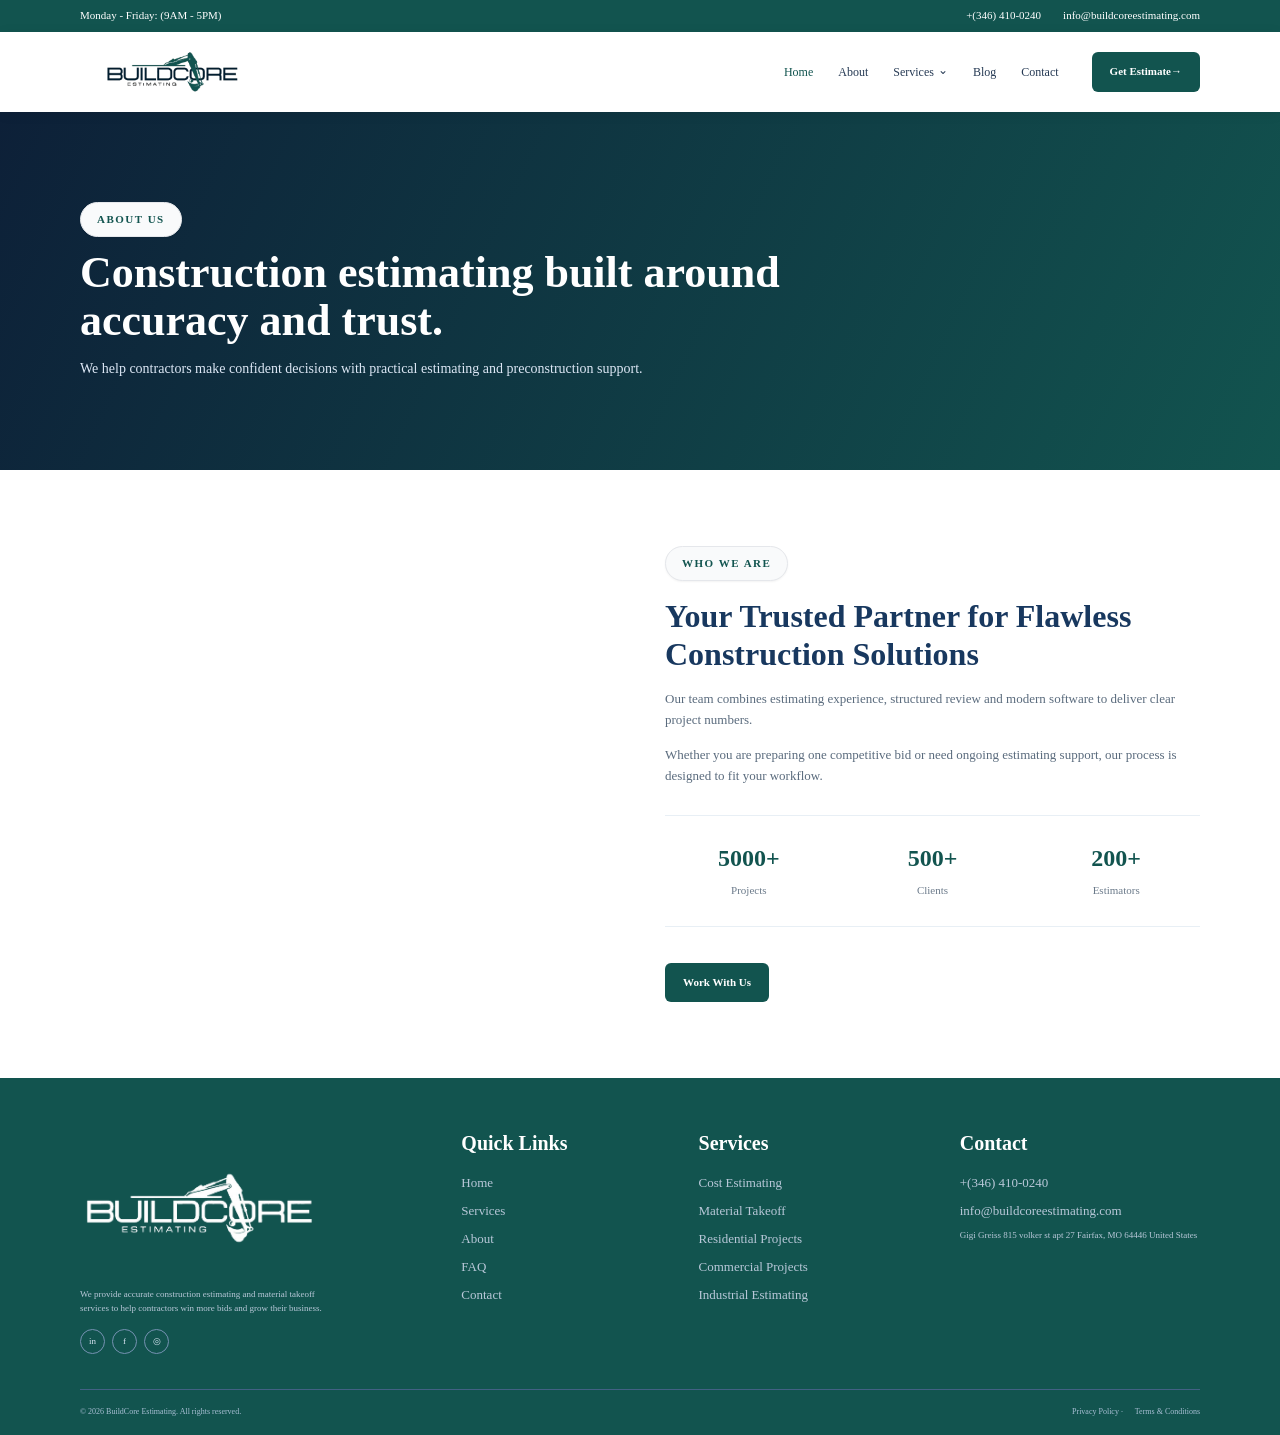
<file: about.html>
<!doctype html>
<html lang="en">
  <head>
    <meta charset="UTF-8" />
    <meta name="viewport" content="width=device-width, initial-scale=1.0" />
    <title>About | Pacific Sunshine</title>
     <link rel="icon" href="assets/logoo.png" type="image/png" />
    <link rel="preconnect" href="https://fonts.googleapis.com" />
    <link rel="preconnect" href="https://fonts.gstatic.com" crossorigin />
    <link
      href="https://fonts.googleapis.com/css2?family=Inter:wght@400;500;600;700;800&display=swap"
      rel="stylesheet"
    />
    <link rel="stylesheet" href="css/style.css" />
  </head>
  <body>
    <div class="topbar">
      <div class="container topbar-inner">
        <span>Monday - Friday: (9AM - 5PM)</span>
        <div class="top-contact">
          <a href="tel:+17272022457">+(346) 410-0240</a
          ><a href="mailto:info@buildcoreestimating.com">info@buildcoreestimating.com</a>
        </div>
      </div>
    </div>
   <header class="header" id="header">
    <div class="container nav-wrap">
      <a class="brand" href="index.html" aria-label="Pacific Sunshine home">
     <img src="assets/logoo.png" alt="BuildCore Estimating Logo" class="brand-logo">
      </a>

      <button class="menu-toggle" id="menuToggle" aria-label="Open menu">☰</button>

      <nav class="nav" id="mainNav">
        <a class="active" href="index.html">Home</a>
        <a href="about.html">About</a>
        <div class="nav-dropdown">
          <a href="services.html">Services <span>⌄</span></a>
          <div class="dropdown-menu">
            <a href="services.html#estimating">Construction Estimating</a>
            <a href="services.html#takeoff">Quantity Takeoff</a>
            <a href="services.html#bid">Bid Preparation</a>
            <a href="services.html#management">Project Management</a>
            <a href="services.html#cost">Cost Control</a>
            <a href="services.html#consultation">Consultation</a>
          </div>
        </div>
        <a href="#faq">Blog</a>
        <a href="contact.html">Contact</a>
      </nav>

      <a class="btn btn-small" href="contact.html">Get Estimate <span>→</span></a>
    </div>
  </header>
    <main>
      <section class="page-hero">
        <div class="container">
          <span class="section-tag light">About Us</span>
          <h1>Construction estimating built around accuracy and trust.</h1>
          <p>
            We help contractors make confident decisions with practical
            estimating and preconstruction support.
          </p>
        </div>
      </section>
      <section class="section">
        <div class="container about-grid">
          <div class="about-visual">
            <div class="photo photo-main"></div>
            <div class="photo photo-small"></div>
          </div>
          <div class="about-copy">
            <span class="section-tag">Who We Are</span>
            <h2>Your Trusted Partner for Flawless Construction Solutions</h2>
            <p>
              Our team combines estimating experience, structured review and
              modern software to deliver clear project numbers.
            </p>
            <p>
              Whether you are preparing one competitive bid or need ongoing
              estimating support, our process is designed to fit your workflow.
            </p>
            <div class="stats">
              <div><strong>5000+</strong><span>Projects</span></div>
              <div><strong>500+</strong><span>Clients</span></div>
              <div><strong>200+</strong><span>Estimators</span></div>
            </div>
            <a class="btn" href="contact.html">Work With Us</a>
          </div>
        </div>
      </section>
    </main>
  <footer class="footer">
    <div class="container footer-grid">
      <div>
        <a class="" href="index.html">
        <img src="assets/footer2.png" alt="BuildCore Estimating Logo" class="footer-logo">
        </a>
        <p>We provide accurate construction estimating and material takeoff services to help contractors win more bids and grow their business.</p>
        <div class="socials"><a href="#">in</a><a href="#">f</a><a href="#">◎</a></div>
      </div>
      <div><h4>Quick Links</h4><a href="index.html">Home</a><a href="services.html">Services</a><a href="about.html">About</a><a href="#faq">FAQ</a><a href="contact.html">Contact</a></div>
      <div><h4>Services</h4><a href="services.html#estimating">Cost Estimating</a><a href="services.html#takeoff">Material Takeoff</a><a href="services.html#estimating">Residential Projects</a><a href="services.html#estimating">Commercial Projects</a><a href="services.html#estimating">Industrial Estimating</a></div>
      <div><h4>Contact</h4><a href="tel:+17272022457">+(346) 410-0240</a><a href="mailto:info@buildcoreestimating.com">info@buildcoreestimating.com</a><p>Gigi Greiss
815 volker st  apt 27
Fairfax, MO 64446
United States</p></div>
    </div>
    <div class="container footer-bottom"><span>© 2026 BuildCore Estimating. All rights reserved.</span><span><a href="#">Privacy Policy</a> · <a href="#">Terms & Conditions</a></span></div>
  </footer>
    <script src="js/script.js"></script>
  </body>
</html>
</file>
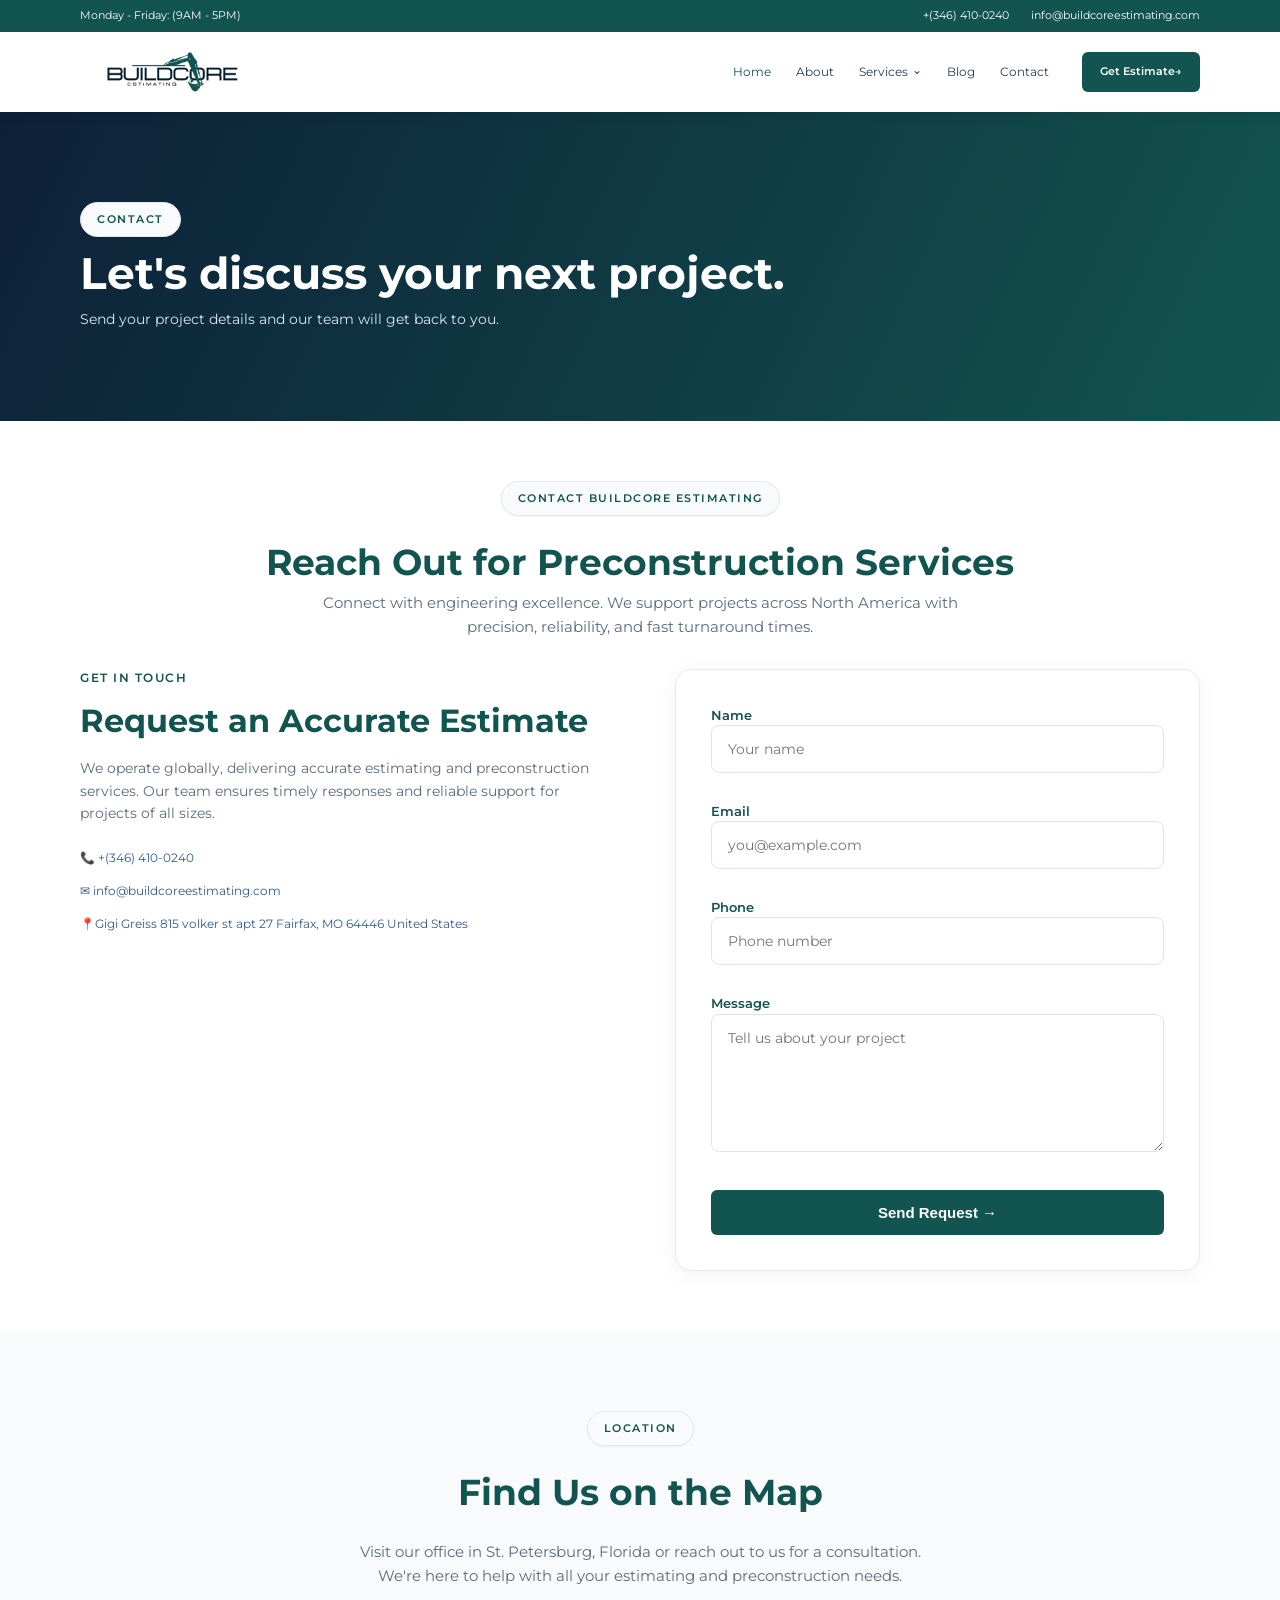
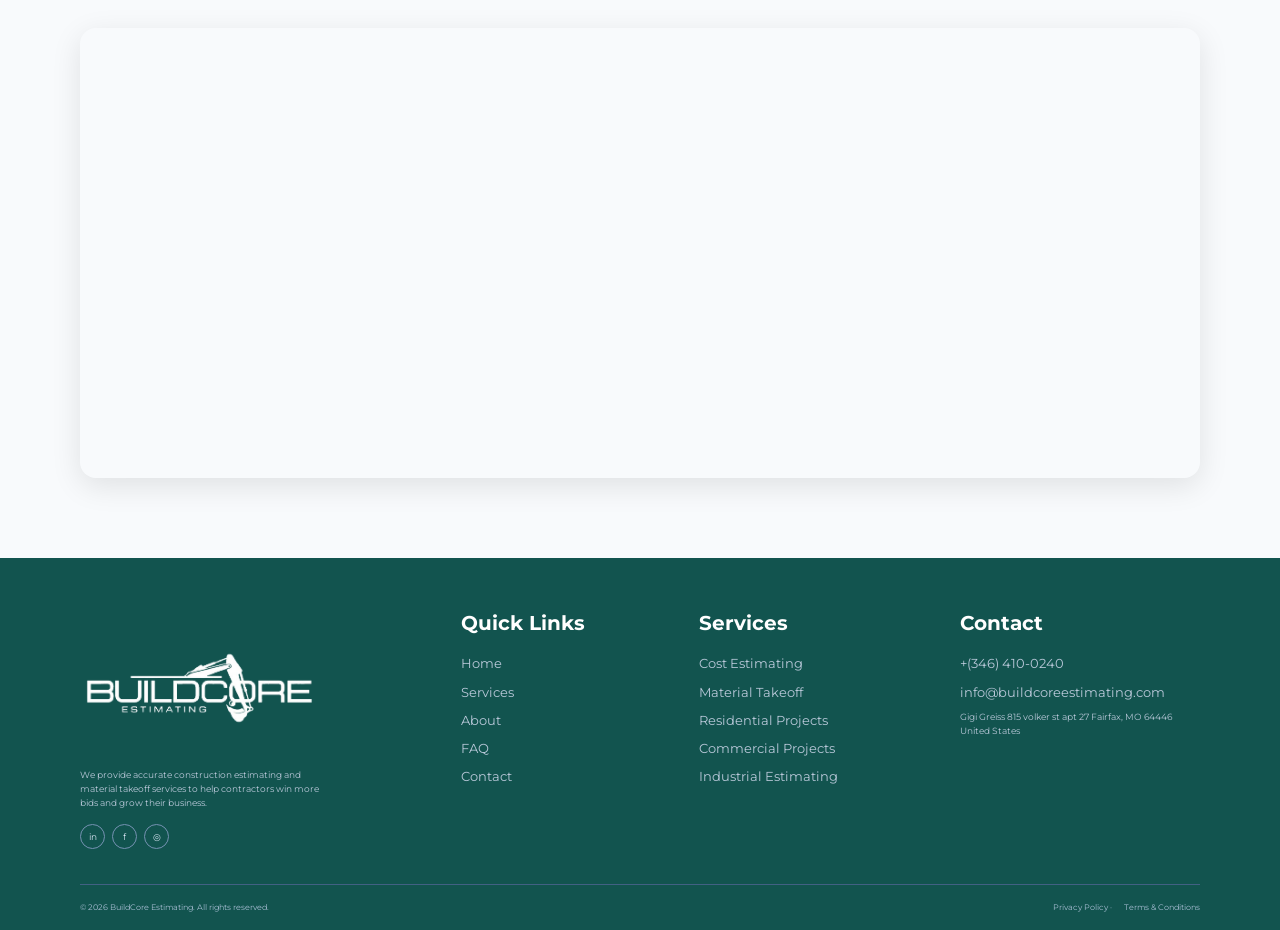
<file: contact.html>
<!doctype html>
<html lang="en">
  <head>
    <meta charset="UTF-8" />
    <meta name="viewport" content="width=device-width, initial-scale=1.0" />
    <title>Contact | Pacific Sunshine</title>
    <link rel="icon" href="assets/logoo.png" type="image/png" />
    <link rel="preconnect" href="https://fonts.googleapis.com" />
    <link rel="preconnect" href="https://fonts.gstatic.com" crossorigin />
  <link href="https://fonts.googleapis.com/css2?family=Montserrat:wght@400;500;600;700;800&display=swap" rel="stylesheet">
    <link rel="stylesheet" href="css/style.css" />
  </head>
  <body>
    <div class="topbar">
      <div class="container topbar-inner">
        <span>Monday - Friday: (9AM - 5PM)</span>
        <div class="top-contact">
          <a href="tel:+17272022457">+(346) 410-0240</a
          ><a href="mailto:info@buildcoreestimating.com">info@buildcoreestimating.com</a>
        </div>
      </div>
    </div>
  <header class="header" id="header">
    <div class="container nav-wrap">
      <a class="brand" href="index.html" aria-label="Pacific Sunshine home">
     <img src="assets/logoo.png" alt="BuildCore Estimating Logo" class="brand-logo">
      </a>

      <button class="menu-toggle" id="menuToggle" aria-label="Open menu">☰</button>

      <nav class="nav" id="mainNav">
        <a class="active" href="index.html">Home</a>
        <a href="about.html">About</a>
        <div class="nav-dropdown">
          <a href="services.html">Services <span>⌄</span></a>
          <div class="dropdown-menu">
            <a href="services.html#estimating">Construction Estimating</a>
            <a href="services.html#takeoff">Quantity Takeoff</a>
            <a href="services.html#bid">Bid Preparation</a>
            <a href="services.html#management">Project Management</a>
            <a href="services.html#cost">Cost Control</a>
            <a href="services.html#consultation">Consultation</a>
          </div>
        </div>
        <a href="#faq">Blog</a>
        <a href="contact.html">Contact</a>
      </nav>

      <a class="btn btn-small" href="contact.html">Get Estimate <span>→</span></a>
    </div>
  </header>
    <main>
      <section class="page-hero">
        <div class="container">
          <span class="section-tag light">Contact</span>
          <h1>Let's discuss your next project.</h1>
          <p>Send your project details and our team will get back to you.</p>
        </div>
      </section>
      <section class="section contact-hero">
        <div class="container">
          <span class="section-tag light">Contact BuildCore Estimating</span>
          <h1>Reach Out for Preconstruction Services</h1>
          <p>
            Connect with engineering excellence. We support projects across North
            America with precision, reliability, and fast turnaround times.
          </p>
        </div>
        <div class="container contact-grid">
          <div>
            <span class="">Get In Touch</span>
            <h2>Request an Accurate Estimate</h2>
            <p>
            We operate globally, delivering accurate estimating and preconstruction services. Our team ensures timely responses and reliable support for projects of all sizes.
            </p>
            <div class="contact-info">
              <a href="tel:+17272022457">📞 +(346) 410-0240</a
              ><a href="mailto:info@buildcoreestimating.com"
                >✉ info@buildcoreestimating.com</a
              ><span>📍Gigi Greiss
815 volker st  apt 27
Fairfax, MO 64446
United States</span>
            </div>
          </div>
          <form
            id="form"
            class="contact-form"
            action="contact-form.php"
            method="post"
          >
            <label
              >Name<input
                required
                name="name"
                type="text"
                placeholder="Your name" /></label
            ><label
              >Email<input
                required
                name="email"
                type="email"
                placeholder="you@example.com" /></label
            ><label
              >Phone<input
                name="phone"
                type="tel"
                placeholder="Phone number" /></label
            ><label
              >Message<textarea
                required
                name="message"
                rows="6"
                placeholder="Tell us about your project"
              ></textarea></label
            ><button class="btn" type="submit">Send Request →</button
            >
          </form>
        </div>
      </section>
      <section class="section map-section">
        <div class="container">
          <div class="map-content">
            <span class="section-tag">Location</span>
            <h2>Find Us on the Map</h2>
            <p>Visit our office in St. Petersburg, Florida or reach out to us for a consultation. We're here to help with all your estimating and preconstruction needs.</p>
          </div>
        </div>
        <div class="container">
          <div class="map-full-container">
          <iframe
    src="https://www.google.com/maps?q=Gigi+Greiss,+815+Volker+St+Apt+27,+Fairfax,+MO+64446,+United+States&output=embed"
    width="100%"
    height="400"
    style="border:0;"
    allowfullscreen=""
    loading="lazy"
    referrerpolicy="no-referrer-when-downgrade">
</iframe>
          </div>
        </div>
      </section>
    </main>
  <footer class="footer">
    <div class="container footer-grid">
      <div>
        <a class="" href="index.html">
        <img src="assets/footer2.png" alt="BuildCore Estimating Logo" class="footer-logo">
        </a>
        <p>We provide accurate construction estimating and material takeoff services to help contractors win more bids and grow their business.</p>
        <div class="socials"><a href="#">in</a><a href="#">f</a><a href="#">◎</a></div>
      </div>
      <div><h4>Quick Links</h4><a href="index.html">Home</a><a href="services.html">Services</a><a href="about.html">About</a><a href="#faq">FAQ</a><a href="contact.html">Contact</a></div>
      <div><h4>Services</h4><a href="services.html#estimating">Cost Estimating</a><a href="services.html#takeoff">Material Takeoff</a><a href="services.html#estimating">Residential Projects</a><a href="services.html#estimating">Commercial Projects</a><a href="services.html#estimating">Industrial Estimating</a></div>
      <div><h4>Contact</h4><a href="tel:+17272022457">+(346) 410-0240</a><a href="mailto:info@buildcoreestimating.com">info@buildcoreestimating.com</a><p>Gigi Greiss
815 volker st  apt 27
Fairfax, MO 64446
United States</p></div>
    </div>
    <div class="container footer-bottom"><span>© 2026 BuildCore Estimating. All rights reserved.</span><span><a href="#">Privacy Policy</a> · <a href="#">Terms & Conditions</a></span></div>
  </footer>
    <script src="js/script.js"></script>
    
    <!-- Popup Modal -->
    <div id="popupModal" class="popup-modal">
      <div class="popup-content">
        <span class="popup-close" onclick="closePopup()">&times;</span>
        <div class="popup-icon" id="popupIcon">✓</div>
        <h3 id="popupTitle">Message Sent!</h3>
        <p id="popupMessage">Thank you! Your message has been sent successfully.</p>
      </div>
    </div>

    <script>
      // Contact Form AJAX Submission
      document.getElementById('form').addEventListener('submit', function(e) {
        e.preventDefault();
        
        const form = this;
        const formData = new FormData(form);
        const submitBtn = form.querySelector('button[type="submit"]');
        const originalText = submitBtn.textContent;
        
        // Disable button and show loading
        submitBtn.disabled = true;
        submitBtn.textContent = 'Sending...';
        
        fetch('contact-form.php', {
          method: 'POST',
          body: formData
        })
        .then(response => response.json())
        .then(data => {
          if (data.success) {
            showPopup('success', data.message);
            form.reset();
          } else {
            showPopup('error', data.message);
          }
        })
        .catch(error => {
          showPopup('error', 'There was a problem sending your message. Please try again.');
        })
        .finally(() => {
          submitBtn.disabled = false;
          submitBtn.textContent = originalText;
        });
      });

      // Show Popup
      function showPopup(type, message) {
        const modal = document.getElementById('popupModal');
        const icon = document.getElementById('popupIcon');
        const title = document.getElementById('popupTitle');
        const msg = document.getElementById('popupMessage');
        
        if (type === 'success') {
          icon.textContent = '✓';
          icon.style.color = '#12544F';
          title.textContent = 'Message Sent!';
        } else {
          icon.textContent = '✕';
          icon.style.color = '#dc2626';
          title.textContent = 'Error';
        }
        
        msg.textContent = message;
        modal.style.display = 'flex';
      }

      // Close Popup
      function closePopup() {
        document.getElementById('popupModal').style.display = 'none';
      }

      // Close popup when clicking outside
      window.onclick = function(event) {
        const modal = document.getElementById('popupModal');
        if (event.target === modal) {
          closePopup();
        }
      }
    </script>
  </body>
</html>
</file>
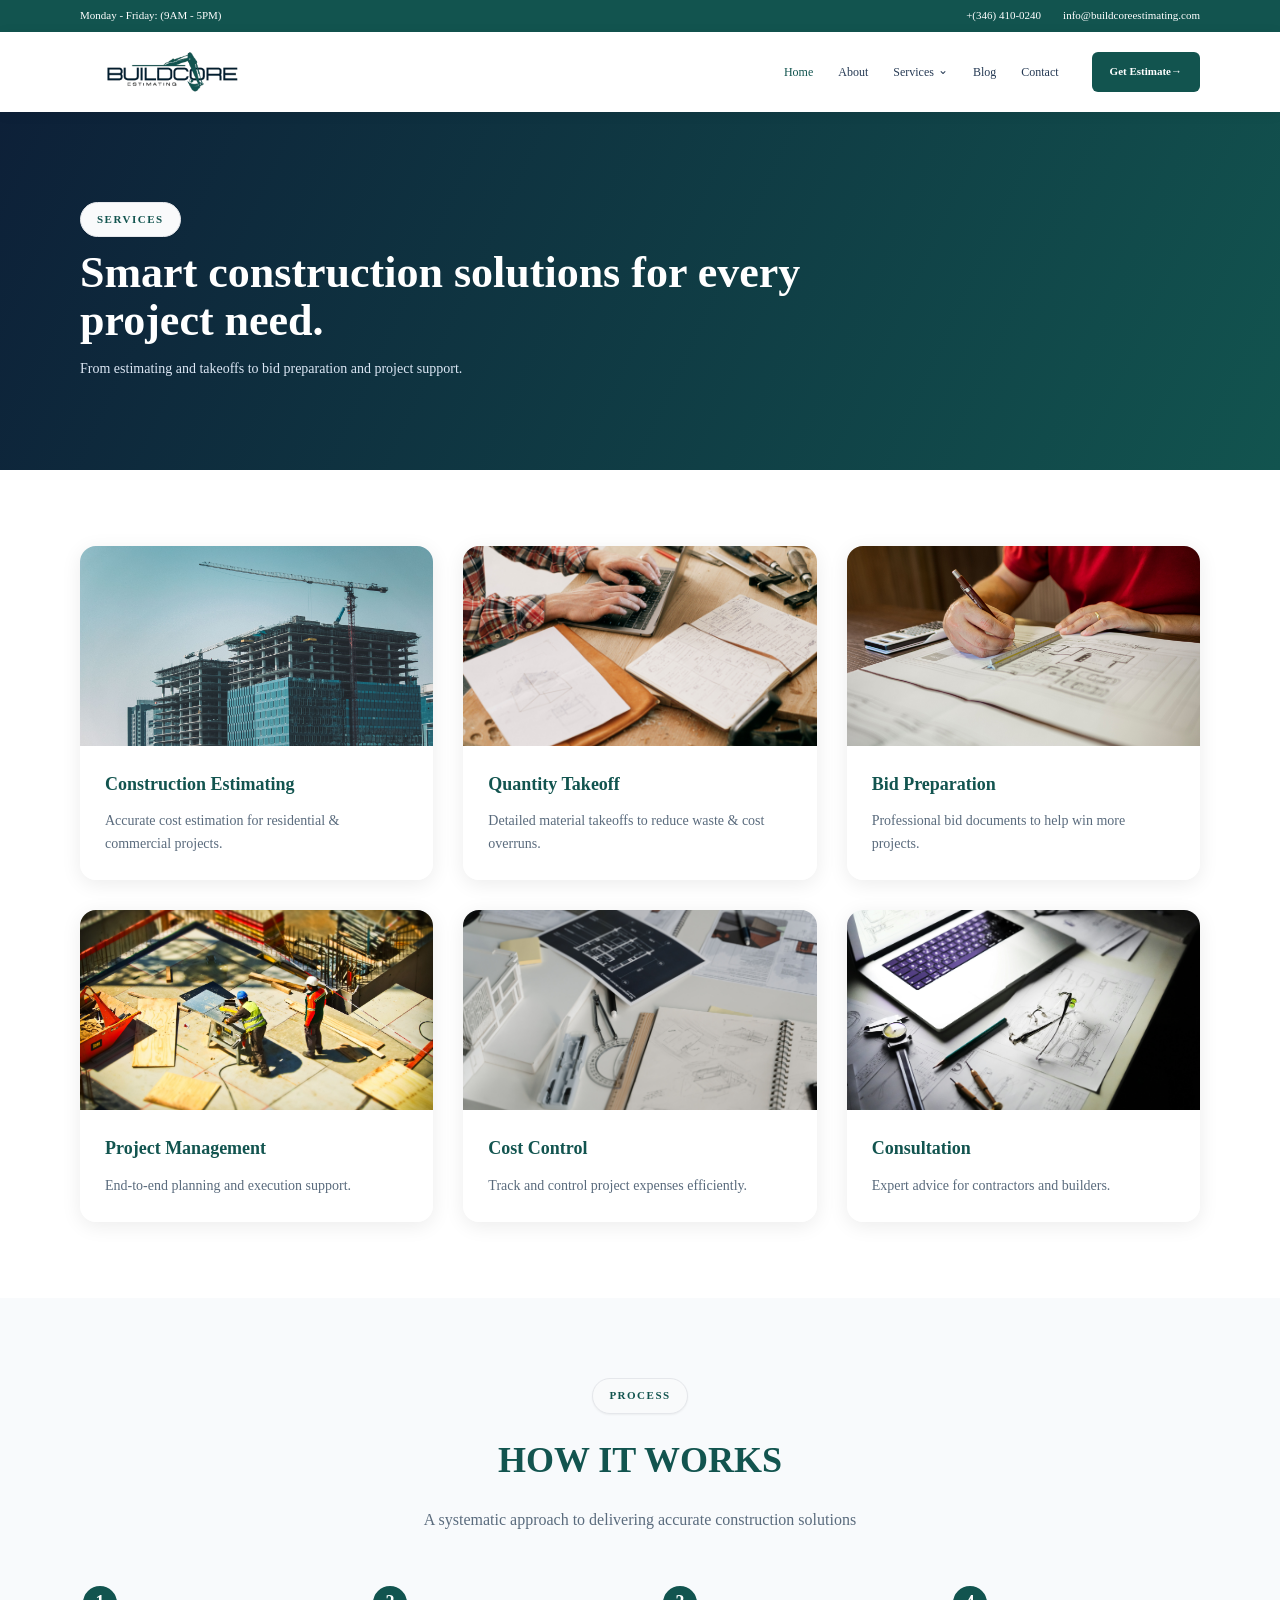
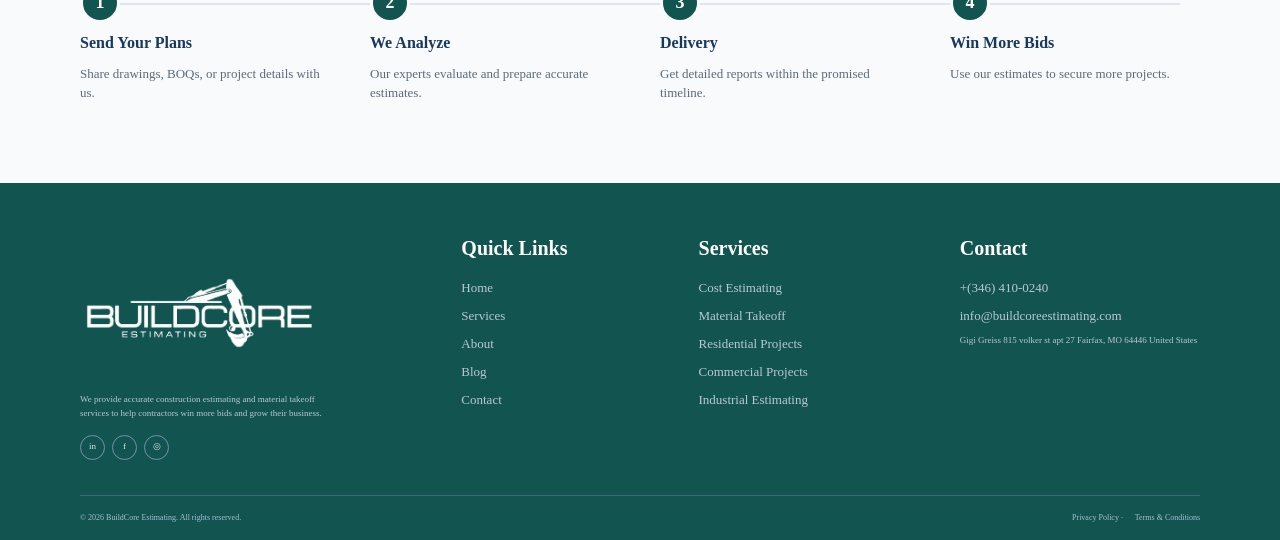
<file: services.html>
<!doctype html>
<html lang="en">
  <head>
    <meta charset="UTF-8" />
    <meta name="viewport" content="width=device-width, initial-scale=1.0" />
    <title>Services | Pacific Sunshine</title>
     <link rel="icon" href="assets/logoo.png" type="image/png" />
    <link rel="preconnect" href="https://fonts.googleapis.com" />
    <link rel="preconnect" href="https://fonts.gstatic.com" crossorigin />
    <link
      href="https://fonts.googleapis.com/css2?family=Inter:wght@400;500;600;700;800&display=swap"
      rel="stylesheet"
    />
    <link rel="stylesheet" href="css/style.css" />
  </head>
  <body>
    <div class="topbar">
      <div class="container topbar-inner">
        <span>Monday - Friday: (9AM - 5PM)</span>
        <div class="top-contact">
          <a href="tel:+17272022457">+(346) 410-0240</a
          ><a href="mailto:info@buildcoreestimating.com">info@buildcoreestimating.com</a>
        </div>
      </div>
    </div>
  <header class="header" id="header">
    <div class="container nav-wrap">
      <a class="brand" href="index.html" aria-label="Pacific Sunshine home">
     <img src="assets/logoo.png" alt="BuildCore Estimating Logo" class="brand-logo">
      </a>

      <button class="menu-toggle" id="menuToggle" aria-label="Open menu">☰</button>

      <nav class="nav" id="mainNav">
        <a class="active" href="index.html">Home</a>
        <a href="about.html">About</a>
        <div class="nav-dropdown">
          <a href="services.html">Services <span>⌄</span></a>
          <div class="dropdown-menu">
            <a href="services.html#estimating">Construction Estimating</a>
            <a href="services.html#takeoff">Quantity Takeoff</a>
            <a href="services.html#bid">Bid Preparation</a>
            <a href="services.html#management">Project Management</a>
            <a href="services.html#cost">Cost Control</a>
            <a href="services.html#consultation">Consultation</a>
          </div>
        </div>
        <a href="#faq">Blog</a>
        <a href="contact.html">Contact</a>
      </nav>

      <a class="btn btn-small" href="contact.html">Get Estimate <span>→</span></a>
    </div>
  </header>
    <main>
      <section class="page-hero">
        <div class="container">
          <span class="section-tag light">Services</span>
          <h1>Smart construction solutions for every project need.</h1>
          <p>
            From estimating and takeoffs to bid preparation and project support.
          </p>
        </div>
      </section>
      <section class="section">
        <div class="container">
          <div class="services-grid">
            <div class="services-page-card" id="estimating">
              <div class="service-image">
                <img src="assets/img1.jpg" alt="Construction Estimating">
              </div>
              <div class="service-card-content">
                <h3>Construction Estimating</h3>
                <p>Accurate cost estimation for residential & commercial projects.</p>
              </div>
            </div>
            <div class="services-page-card" id="takeoff">
              <div class="service-image">
                <img src="assets/img2.jpg" alt="Quantity Takeoff">
              </div>
              <div class="service-card-content">
                <h3>Quantity Takeoff</h3>
                <p>Detailed material takeoffs to reduce waste & cost overruns.</p>
              </div>
            </div>
            <div class="services-page-card" id="bid">
              <div class="service-image">
                <img src="assets/img3.jpg" alt="Bid Preparation">
              </div>
              <div class="service-card-content">
                <h3>Bid Preparation</h3>
                <p>Professional bid documents to help win more projects.</p>
              </div>
            </div>
            <div class="services-page-card" id="management">
              <div class="service-image">
                <img src="assets/img4.jpg" alt="Project Management">
              </div>
              <div class="service-card-content">
                <h3>Project Management</h3>
                <p>End-to-end planning and execution support.</p>
              </div>
            </div>
            <div class="services-page-card" id="cost">
              <div class="service-image">
                <img src="assets/img5.jpg" alt="Cost Control">
              </div>
              <div class="service-card-content">
                <h3>Cost Control</h3>
                <p>Track and control project expenses efficiently.</p>
              </div>
            </div>
            <div class="services-page-card" id="consultation">
              <div class="service-image">
                <img src="assets/img6.jpg" alt="Consultation">
              </div>
              <div class="service-card-content">
                <h3>Consultation</h3>
                <p>Expert advice for contractors and builders.</p>
              </div>
            </div>
          </div>
        </div>
      </section>
      <section class="section how-it-works">
        <div class="container">
          <div class="how-it-works-header">
            <span class="section-tag">Process</span>
            <h2>HOW IT WORKS</h2>
            <p>A systematic approach to delivering accurate construction solutions</p>
          </div>
          <div class="steps-line">
            <div class="step-item">
              <span class="step-num">1</span>
              <span class="step-text">Send Your Plans</span>
              <span class="step-desc">Share drawings, BOQs, or project details with us.</span>
            </div>
            <div class="step-item">
              <span class="step-num">2</span>
              <span class="step-text">We Analyze</span>
              <span class="step-desc">Our experts evaluate and prepare accurate estimates.</span>
            </div>
            <div class="step-item">
              <span class="step-num">3</span>
              <span class="step-text">Delivery</span>
              <span class="step-desc">Get detailed reports within the promised timeline.</span>
            </div>
            <div class="step-item">
              <span class="step-num">4</span>
              <span class="step-text">Win More Bids</span>
              <span class="step-desc">Use our estimates to secure more projects.</span>
            </div>
          </div>
        </div>
      </section>
      <!-- <section class="section dark">
        <div class="container center-heading">
          <h2>Need an accurate estimate?</h2>
          <p>Send us your plans and project details.</p>
          <br /><a class="btn" href="contact.html">Contact Us →</a>
        </div>
      </section> -->
    </main>
  <footer class="footer">
    <div class="container footer-grid">
      <div>
        <a class="" href="index.html">
        <img src="assets/footer2.png" alt="BuildCore Estimating Logo" class="footer-logo">
        </a>
        <p>We provide accurate construction estimating and material takeoff services to help contractors win more bids and grow their business.</p>
        <div class="socials"><a href="#">in</a><a href="#">f</a><a href="#">◎</a></div>
      </div>
      <div><h4>Quick Links</h4><a href="index.html">Home</a><a href="services.html">Services</a><a href="about.html">About</a><a href="#faq">Blog</a><a href="contact.html">Contact</a></div>
      <div><h4>Services</h4><a href="services.html#estimating">Cost Estimating</a><a href="services.html#takeoff">Material Takeoff</a><a href="services.html#estimating">Residential Projects</a><a href="services.html#estimating">Commercial Projects</a><a href="services.html#estimating">Industrial Estimating</a></div>
      <div><h4>Contact</h4><a href="tel:+17272022457">+(346) 410-0240</a><a href="mailto:info@buildcoreestimating.com">info@buildcoreestimating.com</a><p>Gigi Greiss
815 volker st  apt 27
Fairfax, MO 64446
United States</p></div>
    </div>
    <div class="container footer-bottom"><span>© 2026 BuildCore Estimating. All rights reserved.</span><span><a href="#">Privacy Policy</a> · <a href="#">Terms & Conditions</a></span></div>
  </footer>
    <script src="js/script.js"></script>
  </body>
</html>
</file>
<file: css/style.css>
* {
  box-sizing: border-box;
  margin: 0;
  padding: 0;
}
html {
  scroll-behavior: smooth;
}
body {
  font-family: Montserrat,Montserrat Fallback;
  color: #15233a;
  background: #fff;
  line-height: 1.55;
}
a {
  text-decoration: none;
  color: inherit;
}
.container {
  width: min(1120px, 92%);
  margin: auto;
}
.topbar {
  background: #12544F;
  color: #fff;
  font-size: 11px;
}
.topbar-inner {
  height: 32px;
  display: flex;
  justify-content: space-between;
  align-items: center;
}
.top-contact {
  display: flex;
  gap: 22px;
}
.header {
  background: #fff;
  position: sticky;
  top: 0;
  z-index: 50;
  box-shadow: 0 2px 12px #00000012;
}
.nav-wrap {
  height: 80px;
  display: flex;
  align-items: center;
  gap: 28px;
}
.brand {
  display: flex;
  align-items: center;
  color: #18385f;
  text-decoration: none;
}
.brand-logo {
  height: 170px;
  width: auto;
  display: block;
}
.footer-logo {
    margin-left: -55px;
  height: 160px;
  width: auto;
  display: block;
}
.brand-mark {
  display: flex;
  align-items: center;
  justify-content: center;
  width: 40px;
  height: 40px;
  background: #12544F;
  color: #fff;
  font-weight: 700;
  font-size: 14px;
  border-radius: 8px;
}
.brand b {
  font-size: 16px;
  font-weight: 700;
  display: block;
  color: #18385f;
}
.brand small {
  font-size: 11px;
  font-weight: 500;
  color: #5a6b7d;
  display: block;
  font-size: 7px;
  color: #63758d;
  letter-spacing: 1px;
}
.nav {
  display: flex;
  align-items: center;
  gap: 25px;
  margin-left: auto;
  font-size: 12px;
}
.nav > a,
.nav-dropdown > a {
  padding: 28px 0;
  display: flex;
  align-items: center;
  gap: 4px;
  color: #263a54;
  line-height: 1;
}
.nav-dropdown > a span {
    font-size: 12px;
    margin-top: -5px;
    display: inline-block;
}

.nav > a:hover,
.nav > a.active {
  color: #12544F;
}
.nav-dropdown {
  position: relative;
}
.dropdown-menu {
  display: none;
  position: absolute;
  top: 58px;
  left: -15px;
  width: 220px;
  background: #fff;
  box-shadow: 0 12px 30px #0002;
  border-radius: 8px;
  padding: 8px;
}
.nav-dropdown:hover .dropdown-menu {
  display: block;
}
.dropdown-menu a {
  display: block;
  padding: 9px 10px;
  font-size: 12px;
  border-radius: 5px;
}
.dropdown-menu a:hover {
  background: #f1f5fb;
}
.btn {
  display: inline-flex;
  align-items: center;
  justify-content: center;
  background: #12544F;
  color: #fff;
  border: 0;
  border-radius: 6px;
  padding: 11px 18px;
  font-size: 11px;
  font-weight: 600;
  transition: 0.2s;
}
.btn:hover {
  transform: translateY(-2px);
  box-shadow: 0 8px 20px #12544F40;
}
.btn-light {
  background: #fff;
  color: #1e3f68;
}
.btn-small {
  margin-left: 5px;
  white-space: nowrap;
}
.menu-toggle {
  display: none;
  border: 0;
  background: none;
  font-size: 25px;
}
.hero {
  height: 87vh;
  position: relative;
  overflow: hidden;
  background: #0b1420;
}
.hero-slide {
  position: absolute;
  inset: 0;
  background-size: cover;
  background-position: center;
  opacity: 0;
  transition: opacity 0.6s ease;
}
.hero-slide.active {
  opacity: 1;
}
.hero-overlay {
  position: absolute;
  inset: 0;
  background: linear-gradient(90deg, rgba(0, 0, 0, 0.7) 0%, rgba(0, 0, 0, 0.5) 50%, rgba(0, 0, 0, 0.3) 100%);
}
.hero-content {
  height: 100%;
  display: flex;
  align-items: center;
  justify-content: center;
}
.hero-box {
  color: #fff;
  max-width: 900px;
  padding: 50px 55px;
  border-left: 3px solid #12544F;
  background: rgba(0, 0, 0, 0.5);
  text-align: left;
  position: relative;
  z-index: 2;
}
.eyebrow {
  font-size: 10px;
  font-weight: 700;
  letter-spacing: 1.7px;
  color: #d8e7ff;
  animation: slideUp 0.6s ease forwards;
  animation-delay: 0s;
}
.hero h1 {
  font-size: 40px;
  line-height: 1.12;
  margin: 10px 0 15px;
  font-weight: 800;
  letter-spacing: 0.2px;
  animation: slideUp 0.6s ease forwards;
  animation-delay: 0.1s;
}
.hero p {
  font-size: 14px;
  max-width: 560px;
  color: #e9eef5;
  animation: slideUp 0.6s ease forwards;
  animation-delay: 0.2s;
}
.hero-actions {
  display: flex;
  gap: 10px;
  margin-top: 22px;
  animation: slideUp 0.6s ease forwards;
  animation-delay: 0.3s;
}
@keyframes slideUp {
  from {
    opacity: 0;
    transform: translateY(30px);
  }
  to {
    opacity: 1;
    transform: translateY(0);
  }
}
.hero-slide:not(.active) .eyebrow,
.hero-slide:not(.active) .hero h1,
.hero-slide:not(.active) .hero p,
.hero-slide:not(.active) .hero-actions {
  animation: none;
  opacity: 0;
  transform: translateY(30px);
}
.hero-slide.active .eyebrow,
.hero-slide.active .hero h1,
.hero-slide.active .hero p,
.hero-slide.active .hero-actions {
  animation: slideUp 0.6s ease forwards;
}
.hero-slide.active .eyebrow {
  animation-delay: 0s;
}
.hero-slide.active .hero h1 {
  animation-delay: 0.1s;
}
.hero-slide.active .hero p {
  animation-delay: 0.2s;
}
.hero-slide.active .hero-actions {
  animation-delay: 0.3s;
}
.slider-dots {
  position: absolute;
  bottom: 24px;
  left: 50%;
  transform: translateX(-50%);
  display: flex;
  gap: 8px;
}
.dot {
  width: 8px;
  height: 8px;
  border-radius: 50%;
  border: 1px solid #fff;
  background: #fff6;
  cursor: pointer;
}
.dot.active {
  background: #fff;
}
.section {
  padding: 76px 0;
}
.about {
  padding: 80px 0;
  background: #fff;
}
.about-grid {
  display: grid;
  grid-template-columns: 1fr 1fr;
  gap: 50px;
  align-items: center;
}
.about-visual {
  position: relative;
  height: 400px;
}
.photo {
  position: absolute;
  border-radius: 12px;
  background-size: cover;
  background-position: center;
}
.photo-main {
  width: 85%;
  height: 100%;
  background-image: url("https://images.unsplash.com/photo-1504307651254-35680f356dfd?auto=format&fit=crop&w=800&q=80");
  top: 0;
  left: 0;
}
.photo-small {
  width: 55%;
  height: 60%;
  background-image: url("https://images.unsplash.com/photo-1541888946425-d81bb19240f5?auto=format&fit=crop&w=600&q=80");
  bottom: 0;
  right: 0;
  z-index: 2;
}
.experience {
  position: absolute;
  bottom: 30px;
  left: 20px;
  background: #12544F;
  color: #fff;
  padding: 18px 24px;
  border-radius: 10px;
  text-align: center;
  z-index: 3;
  box-shadow: 0 8px 24px #12544F40;
}
.experience strong {
  display: block;
  font-size: 28px;
  font-weight: 800;
  line-height: 1;
}
.experience span {
  font-size: 11px;
  font-weight: 500;
}
.section-tag {
  display: inline-flex;
  align-items: center;
  font-size: 11px;
  font-weight: 600;
  color: #12544F;
  text-transform: uppercase;
  letter-spacing: 1.5px;
  margin-bottom: 4px;
  padding: 8px 16px;
  border-radius: 9999px;
  border: 1px solid #e5e7eb;
  background: #f9fafb;
  box-shadow: 0 1px 2px rgba(0, 0, 0, 0.05);
  transition: all 0.2s;
}
.section-tag:hover {
  border-color: rgba(70, 108, 154, 0.3);
  background: #f4f7fc;
}
/* .section-tag.light {
  color: #c8dcff;
} */
.about-copy h2,
.center-heading h2,
.services h2,
.why h2,
.faq h2 {
  font-size: 40px;
  line-height: 1.2;
  color: #18385f;
  margin-bottom: 8px;
}
.about-copy h2 {
  font-size: 32px;
  color: #18385f;
  line-height: 1.2;
  margin: 12px 0 16px;
}
.about-copy p {
  font-size: 13px;
  color: #5a6b7d;
  margin-bottom: 14px;
  line-height: 1.6;
}
.mini-features {
  display: flex;
  flex-wrap: wrap;
  gap: 12px;
  margin: 24px 0;
}
.mini-features span {
  display: inline-flex;
  align-items: center;
  font-size: 12px;
  color: #2d4a6a;
  font-weight: 500;
  padding: 8px 16px;
  border-radius: 9999px;
  border: 1px solid #e5e7eb;
  background: #f9fafb;
  box-shadow: 0 1px 2px rgba(0, 0, 0, 0.05);
  transition: all 0.2s;
}
.mini-features span:hover {
  border-color: rgba(70, 108, 154, 0.3);
  background: #f4f7fc;
}
.stats {
  display: grid;
  grid-template-columns: repeat(3, 1fr);
  gap: 16px;
  margin: 28px 0;
  padding: 24px 0;
  border-top: 1px solid #e8eff5;
  border-bottom: 1px solid #e8eff5;
}
.stats div {
  text-align: center;
}
.stats strong {
  display: block;
  font-size: 24px;
  font-weight: 800;
  color: #12544F;
}
.stats span {
  font-size: 11px;
  color: #6b7a8a;
}
.about-copy .btn {
  margin-top: 8px;
}
.center-heading {
  text-align: center;
}
.center-heading p {
  font-size: 18px;
  color: #7b8796;
}
.software {
  padding-top: 20px;
}
.software-marquee {
  overflow: hidden;
  margin-top: 30px;
}
.software-row {
  display: flex;
  gap: 12px;
  animation: marquee 10s linear infinite;
  width: max-content;
}
.software-row div {
  min-width: 150px;
  height: 64px;
  border: 1px solid #e8edf3;
  border-radius: 8px;
  display: flex;
  align-items: center;
  justify-content: center;
  background: #fff;
  flex-shrink: 0;
  padding: 10px;
}
.software-row div img {
  max-width: 100%;
  max-height: 100%;
  object-fit: contain;
}
.software-row small {
  font-size: 7px;
  color: #7d8794;
}
@keyframes marquee {
  0% {
    transform: translateX(0);
  }
  100% {
    transform: translateX(-50%);
  }
}
.services {
  background: #12544F;
  color: #fff;
  overflow: hidden;
}
.services-heading {
  display: flex;
  flex-direction: column;
  align-items: center;
  text-align: center;
  margin-bottom: 30px;
  gap: 20px;
}
.services h2 {
  color: #fff;
  margin-bottom: 8px;
}
.services-heading p {
  font-size: 13px;
  color: #d9e4f5;
}
.service-controls {
  display: flex;
  gap: 12px;
}
.service-controls button {
  width: 44px;
  height: 44px;
  border: 0;
  border-radius: 50%;
  background: rgba(255, 255, 255, 0.2);
  color: #fff;
  font-size: 20px;
  cursor: pointer;
  transition: background 0.2s;
}
.service-controls button:hover {
  background: rgba(255, 255, 255, 0.3);
}
.service-track {
  display: flex;
  gap: 14px;
  overflow-x: auto;
  scroll-behavior: smooth;
  scrollbar-width: none;
}
.service-track::-webkit-scrollbar {
  display: none;
}
.service-card {
  min-width: calc((100% - 42px) / 4);
  height: 320px;
  border-radius: 12px;
  overflow: hidden;
  position: relative;
  background: #fff;
  text-decoration: none;
  color: inherit;
  transition: transform 0.2s;
}
.service-card:hover {
  transform: translateY(-5px);
}
.service-card img {
  width: 100%;
  height: 100%;
  object-fit: cover;
  position: absolute;
  inset: 0;
}
.service-gradient {
  position: absolute;
  inset: 0;
  background: linear-gradient(to top, rgba(0, 0, 0, 0.9) 0%, rgba(0, 0, 0, 0.2) 50%, transparent 100%);
}
.service-card-content {
  position: absolute;
  bottom: 0;
  left: 0;
  right: 0;
  padding: 24px 20px;
  z-index: 2;
}
.service-card h3 {
  font-size: 16px;
  color: #fff;
  margin-bottom: 8px;
  font-weight: 600;
}
.service-card p {
  font-size: 13px;
  color: rgba(255, 255, 255, 0.9);
  line-height: 1.5;
}
.dark {
  background: #080808;
  color: #fff;
}
.why .center-heading h2,
.faq h2 {
  color: #12544F;
}
.why .center-heading p,
.faq > p {
  color: #8e949e;
}
.why-grid {
  display: grid;
  grid-template-columns: repeat(3, 1fr);
  gap: 20px;
  margin-top: 38px;
}
.why-grid article {
  background: #fff;
  color: #173a64;
  border-radius: 8px;
  padding: 24px 20px;
  min-height: 140px;
  transition: all 0.3s ease;
  cursor: pointer;
}
.why-grid article:hover {
  transform: translateY(-8px) scale(1.02);
  box-shadow: 0 20px 40px rgba(0, 0, 0, 0.15);
}
.why-grid article span {
  display: flex;
  align-items: center;
  justify-content: center;
  width: 44px;
  height: 44px;
  color: #12544F;
  font-size: 20px;
  font-weight: 700;
  border-radius: 9999px;
  background: rgba(18, 84, 79, 0.1);
  transition: all 0.3s ease;
}
.why-grid article:hover span {
  background: #12544F;
  color: #fff;
}
.why-grid h3 {
  font-size: 18px;
  margin: 10px 0 6px;
}
.why-grid p {
  font-size: 15px;
  color: #747d88;
  line-height: 1.5;
}
.cta-section {
  padding: 48px 0;
}
.cta-grid {
  display: grid;
  grid-template-columns: 1fr 1fr;
  gap: 16px;
}
.cta-card {
  padding: 46px;
  border-radius: 12px;
  box-shadow: 0 8px 20px #00000012;
  transition: all 0.3s ease;
  cursor: pointer;
}
.cta-card:hover {
  transform: translateY(-8px) scale(1.02);
  box-shadow: 0 20px 40px rgba(0, 0, 0, 0.15);
}
.cta-card h3 {
  font-size: 18px;
  margin-bottom: 7px;
}
.cta-card p {
  font-size: 18px;
  margin-bottom: 16px;
  color: #6e7886;
}
.cta-card.blue {
  background: #12544F;
  color: #fff;
}
.cta-card.blue p {
  color: #e0eafa;
}
.cta-card.pale {
  background: #f2f6fc;
}
.cta-card.pale h3 {
  color: #18385f;
}
.faq-grid {
  display: grid;
  grid-template-columns: 0.9fr 1.1fr;
  gap: 25px;
}
.faq-heading-card {
  background: #fff;
  padding: 40px 35px;
  border-radius: 20px;
  box-shadow: 0 8px 20px rgba(0, 0, 0, 0.08);
}
.faq-assist-card {
  background: #12544F;
  color: #fff;
  padding: 35px 30px;
  border-radius: 20px;
  margin-top: 20px;
  opacity: 0;
  transform: translateY(30px);
  transition: opacity 0.6s ease, transform 0.6s ease;
}
.faq-assist-card.visible {
  opacity: 1;
  transform: translateY(0);
}
.faq-assist-card h3 {
  font-size: 24px;
  margin-bottom: 8px;
  font-weight: 700;
}
.faq-assist-card p {
  font-size: 16px;
  margin-bottom: 5px;
  color: #e0eafa;
}
.faq-assist-card .assist-desc {
  font-size: 14px;
  margin-bottom: 20px;
  color: #d9e4f5;
  line-height: 1.5;
}
.faq-assist-card .btn-light {
  display: inline-block;
  margin-bottom: 20px;
}
.assist-features {
  display: flex;
  gap: 15px;
  flex-wrap: wrap;
}
.assist-features span {
  font-size: 13px;
  color: #fff;
  display: flex;
  align-items: center;
  gap: 6px;
}
.faq-grid > div:first-child p {
  font-size: 15px;
  color: #89929f;
  max-width: 420px;
}
.accordion {
  display: flex;
  flex-direction: column;
  gap: 7px;
}
.faq-item {
  background: #fff;
  margin-top: 8px;
  border-radius: 20px;
  color: #18385f;
  overflow: hidden;
}
.faq-item button {
  width: 100%;
  border: 0;
  background: #fff;
  padding: 19px 15px;
  text-align: left;
  font-size: 18px;
  font-weight: 600;
  display: flex;
  justify-content: space-between;
  cursor: pointer;
  color: #18385f;
}
.faq-item button span {
  width: 18px;
  height: 18px;
  border-radius: 50%;
  background: #edf3fb;
  display: grid;
  place-items: center;
  color: #12544F;
}
.faq-answer {
  display: none;
  padding: 0 15px 13px;
  font-size: 15px;
  color: #6d7887;
}
.faq-item.open .faq-answer {
  display: block;
}
.faq-item.open button span {
  transform: rotate(45deg);
}
.footer {
  background: #12544F;
  color: #d8e5f3;
  padding: 50px 0 0;
}
.footer-grid {
  display: grid;
  grid-template-columns: 1.4fr 0.8fr 0.9fr 1fr;
  gap: 45px;
  align-items: start;
  padding-bottom: 35px;
}
.footer .brand b {
  color: #fff;
}
.footer .brand small {
  color: #bfd0e4;
}
.footer p {
  font-size: 9px;
  color: #b9c8d9;
  max-width: 250px;
}
.footer h4 {
  font-size: 20px;
  color: #fff;
  margin-bottom: 14px;
}
.footer-grid > div:not(:first-child) a {
  display: block;
  font-size: 13px;
  color: #b9c8d9;
  margin: 8px 0;
}
.socials {
  display: flex;
  gap: 7px;
  margin-top: 14px;
}
.socials a {
  width: 25px;
  height: 25px;
  border: 1px solid #7592b2;
  border-radius: 50%;
  display: grid;
  place-items: center;
  font-size: 9px;
}
.footer-bottom {
  border-top: 1px solid #426184;
  padding: 16px 0;
  display: flex;
  justify-content: space-between;
  font-size: 8px;
  color: #a9bfd5;
}
.footer-bottom a {
  margin-left: 10px;
}
.footer-brand {
  margin-bottom: 10px;
}

@media (max-width: 900px) {
  .nav {
    gap: 15px;
  }
  .brand {
    min-width: 190px;
  }
  .service-card {
    min-width: calc((100% - 14px) / 2);
  }
  .about-grid {
    gap: 40px;
  }
  .footer-grid {
    grid-template-columns: repeat(2, 1fr);
  }
}
@media (max-width: 700px) {
  .topbar-inner {
    font-size: 9px;
  }
  .top-contact {
    gap: 9px;
  }
  .nav-wrap {
    min-height: 65px;
  }
  .menu-toggle {
    display: block;
    margin-left: auto;
  }
  .nav {
    display: none;
    position: absolute;
    top: 97px;
    left: 4%;
    right: 4%;
    background: #fff;
    box-shadow: 0 15px 35px #0002;
    border-radius: 8px;
    padding: 10px;
    flex-direction: column;
    align-items: stretch;
    gap: 0;
  }
  .nav.open {
    display: flex;
  }
  .nav > a,
  .nav-dropdown > a {
    padding: 12px;
  }
  .nav-dropdown:hover .dropdown-menu {
    display: none;
  }
  .dropdown-menu {
    position: static;
    box-shadow: none;
    width: auto;
  }
  .nav-wrap > .btn {
    display: none;
  }
  .hero {
    height: 540px;
  }
  .hero-box {
    padding: 20px;
  }
  .hero h1 {
    font-size: 30px;
  }
  .hero p {
    font-size: 12px;
  }
  .about-grid,
  .faq-grid,
  .cta-grid {
    grid-template-columns: 1fr;
  }
  .about-visual {
    height: 300px;
  }
  .about-copy h2 {
    font-size: 26px;
  }
  .stats {
    grid-template-columns: 1fr;
    gap: 24px;
  }
  .software-row {
    grid-template-columns: repeat(3, 1fr);
  }
  .services-heading {
    align-items: center;
  }
  .service-card {
    min-width: 75%;
    height: 280px;
  }
  .why-grid {
    grid-template-columns: 1fr 1fr;
  }
  .footer-grid {
    grid-template-columns: 1fr 1fr;
    gap: 25px;
  }
  .footer-bottom {
    flex-direction: column;
    gap: 8px;
  }
  .footer-bottom a {
    margin-left: 0;
    margin-right: 10px;
  }
}
@media (max-width: 430px) {
  .topbar-inner {
    height: 42px;
  }
  .top-contact {
    display: none;
  }
  .hero h1 {
    font-size: 27px;
  }
  .software-row {
    grid-template-columns: repeat(2, 1fr);
  }
  .why-grid {
    grid-template-columns: 1fr;
  }
  .footer-grid {
    grid-template-columns: 1fr;
  }
  .section {
    padding: 55px 0;
  }
}

.page-hero {
  padding: 90px 0;
  background: linear-gradient(115deg, #0d2038, #12544F);
  color: #fff;
}
.page-hero h1 {
  max-width: 800px;
  font-size: 44px;
  line-height: 1.1;
  margin: 8px 0 12px;
}
.page-hero p {
  max-width: 650px;
  color: #dce7f5;
  font-size: 14px;
}
.contact-hero {
  text-align: center;
  padding: 60px 0;
}
.contact-hero h1 {
  font-size: 36px;
  margin: 15px 0 0px;
  color: #12544F;
}
.contact-hero p {
  max-width: 700px;
  margin: 0 auto;
  margin-bottom: 30px;
  color: #5a6b7d;
  font-size: 15px;
  line-height: 1.6;
}
.service-page-grid {
  display: grid;
  grid-template-columns: repeat(2, 1fr);
  gap: 18px;
}
.service-page-grid article {
  padding: 30px;
  border-radius: 12px;
  background: #f5f8fc;
  border: 1px solid #e4eaf2;
}
.service-page-grid h2 {
  font-size: 20px;
  margin: 0 0 10px;
  color: #18385f;
}
.service-page-grid p {
  font-size: 11px;
  color: #687587;
}
.services-grid {
  display: grid;
  grid-template-columns: repeat(3, 1fr);
  gap: 30px;
}
.services-page-card {
  border-radius: 16px;
  overflow: hidden;
  box-shadow: 0 4px 20px rgba(0, 0, 0, 0.08);
  transition: transform 0.3s ease, box-shadow 0.3s ease;
}
.services-page-card:hover {
  transform: translateY(-8px);
  box-shadow: 0 8px 30px rgba(0, 0, 0, 0.15);
}
.service-image {
  width: 100%;
  height: 200px;
  overflow: hidden;
}
.service-image img {
  width: 100%;
  height: 100%;
  object-fit: cover;
  transition: transform 0.3s ease;
}
.services-page-card:hover .service-image img {
  transform: scale(1.05);
}
.services-page-card .service-card-content {
  padding: 25px;
  background: #fff;
  position: relative;
  bottom: auto;
  left: auto;
  z-index: auto;
}
.services-page-card .service-card-content h3 {
  font-size: 18px;
  font-weight: 700;
  color: #12544F;
  margin: 0 0 12px;
}
.services-page-card .service-card-content p {
  font-size: 14px;
  color: #5a6b7d;
  line-height: 1.6;
  margin: 0;
}
.how-it-works {
  padding: 80px 0;
  background: #f8fafc;
}
.how-it-works-header {
  text-align: center;
  margin-bottom: 50px;
}
.how-it-works-header h2 {
  font-size: 36px;
  color: #12544F;
  margin: 15px 0 20px;
}
.how-it-works-header p {
  font-size: 16px;
  color: #5a6b7d;
  max-width: 600px;
  margin: 0 auto;
}
.steps-line {
  display: flex;
  justify-content: space-between;
  align-items: flex-start;
  gap: 40px;
  flex-wrap: wrap;
  position: relative;
}
.steps-line::before {
  content: '';
  position: absolute;
  top: 20px;
  left: 20px;
  right: 20px;
  height: 2px;
  background: #e0e6ed;
  z-index: 0;
}
@media (max-width: 768px) {
  .services-grid {
    grid-template-columns: 1fr;
  }
  .services-page-card {
    max-width: 100%;
  }
  .steps-line {
    flex-direction: column;
    gap: 30px;
    align-items: center;
  }
  .steps-line::before {
    display: none;
  }
  .step-item {
    min-width: 100%;
    text-align: center;
    align-items: center;
  }
  .step-num {
    margin: 0 auto 12px;
  }
  .step-text {
    text-align: center;
  }
  .step-desc {
    text-align: center;
  }
}
.step-item {
  flex: 1;
  min-width: 200px;
  display: flex;
  flex-direction: column;
  gap: 8px;
  position: relative;
  z-index: 1;
}
.step-num {
  width: 40px;
  height: 40px;
  background: #12544F;
  color: #fff;
  font-size: 18px;
  font-weight: 700;
  border-radius: 50%;
  display: flex;
  align-items: center;
  justify-content: center;
  border: 3px solid #f8fafc;
}
.step-text {
  font-size: 16px;
  font-weight: 700;
  color: #18385f;
}
.step-desc {
  font-size: 13px;
  color: #5a6b7d;
  line-height: 1.5;
}
.contact-grid {
  display: grid;
  grid-template-columns: 1fr 1fr;
  gap: 70px;
  align-items: start;
  text-align: left;
}
.contact-grid h2 {
  font-size: 32px;
  color: #12544F;
  margin-bottom: 12px;
  text-align: left;
}
.contact-grid > div > p {
  max-width: 650px;
  color: #5a6b7d;
  font-size: 14px;
  line-height: 1.6;
  margin-bottom: 20px;
  text-align: left;
}
.contact-grid > div > span {
  display: block;
  font-size: 12px;
  font-weight: 600;
  color: #12544F;
  text-transform: uppercase;
  letter-spacing: 1.5px;
  margin-bottom: 8px;
  text-align: left;
}
.contact-info {
  display: flex;
  flex-direction: column;
  gap: 14px;
  margin-top: 25px;
  font-size: 12px;
  color: #315b8d;
  text-align: left;
}
.contact-form {
  display: flex;
  flex-direction: column;
  gap: 20px;
  padding: 35px;
  border-radius: 16px;
  background: #fff;
  border: 1px solid #e3eaf2;
  box-shadow: 0 4px 20px rgba(0, 0, 0, 0.05);
}
.contact-form label {
  font-size: 13px;
  color: #12544F;
  text-align: left;
  font-weight: 600;
  display: block;
  margin-bottom: 8px;
}
.contact-form input,
.contact-form textarea {
  display: block;
  width: 100%;
  border: 1px solid #dce4ee;
  border-radius: 8px;
  padding: 14px 16px;
  font-family: inherit;
  font-size: 14px;
  outline: none;
  transition: border-color 0.2s ease, box-shadow 0.2s ease;
}
.contact-form input:focus,
.contact-form textarea:focus {
  border-color: #12544F;
  box-shadow: 0 0 0 3px rgba(18, 84, 79, 0.1);
}
.contact-form textarea {
  resize: vertical;
  min-height: 120px;
}
.contact-form button {
  margin-top: 10px;
  padding: 14px 28px;
  font-size: 15px;
  font-weight: 600;
}
.contact-form small {
  font-size: 11px;
  color: #7d8794;
  margin-top: 15px;
  display: block;
  text-align: center;
}
.map-section {
  padding: 80px 0;
  background: #f8fafc;
}
.map-content {
  text-align: center;
  margin-bottom: 40px;
}
.map-content h2 {
  font-size: 36px;
  color: #12544F;
  margin: 15px 0 20px;
}
.map-content p {
  font-size: 15px;
  color: #5a6b7d;
  line-height: 1.6;
  max-width: 600px;
  margin: 0 auto;
}
.map-full-container {
  width: 100%;
  border-radius: 16px;
  overflow: hidden;
  box-shadow: 0 8px 30px rgba(0, 0, 0, 0.1);
}
.map-full-container iframe {
  display: block;
  width: 100%;
  height: 450px;
}
.popup-modal {
  display: none;
  position: fixed;
  z-index: 1000;
  left: 0;
  top: 0;
  width: 100%;
  height: 100%;
  background-color: rgba(0, 0, 0, 0.5);
  align-items: center;
  justify-content: center;
  animation: fadeIn 0.3s ease;
}
@keyframes fadeIn {
  from {
    opacity: 0;
  }
  to {
    opacity: 1;
  }
}
.popup-content {
  background-color: #fff;
  padding: 40px;
  border-radius: 16px;
  max-width: 400px;
  width: 90%;
  text-align: center;
  position: relative;
  box-shadow: 0 10px 40px rgba(0, 0, 0, 0.2);
  animation: slideUp 0.3s ease;
}
@keyframes slideUp {
  from {
    transform: translateY(30px);
    opacity: 0;
  }
  to {
    transform: translateY(0);
    opacity: 1;
  }
}
.popup-close {
  position: absolute;
  top: 15px;
  right: 20px;
  font-size: 28px;
  font-weight: bold;
  color: #999;
  cursor: pointer;
  transition: color 0.2s ease;
}
.popup-close:hover {
  color: #333;
}
.popup-icon {
  font-size: 48px;
  font-weight: bold;
  margin-bottom: 15px;
}
.popup-content h3 {
  font-size: 24px;
  font-weight: 700;
  color: #12544F;
  margin: 0 0 10px;
}
.popup-content p {
  font-size: 15px;
  color: #5a6b7d;
  line-height: 1.5;
  margin: 0;
}
@media (max-width: 700px) {
  .page-hero h1 {
    font-size: 34px;
  }
  .service-page-grid,
  .contact-grid {
    grid-template-columns: 1fr;
  }
}
</file>
